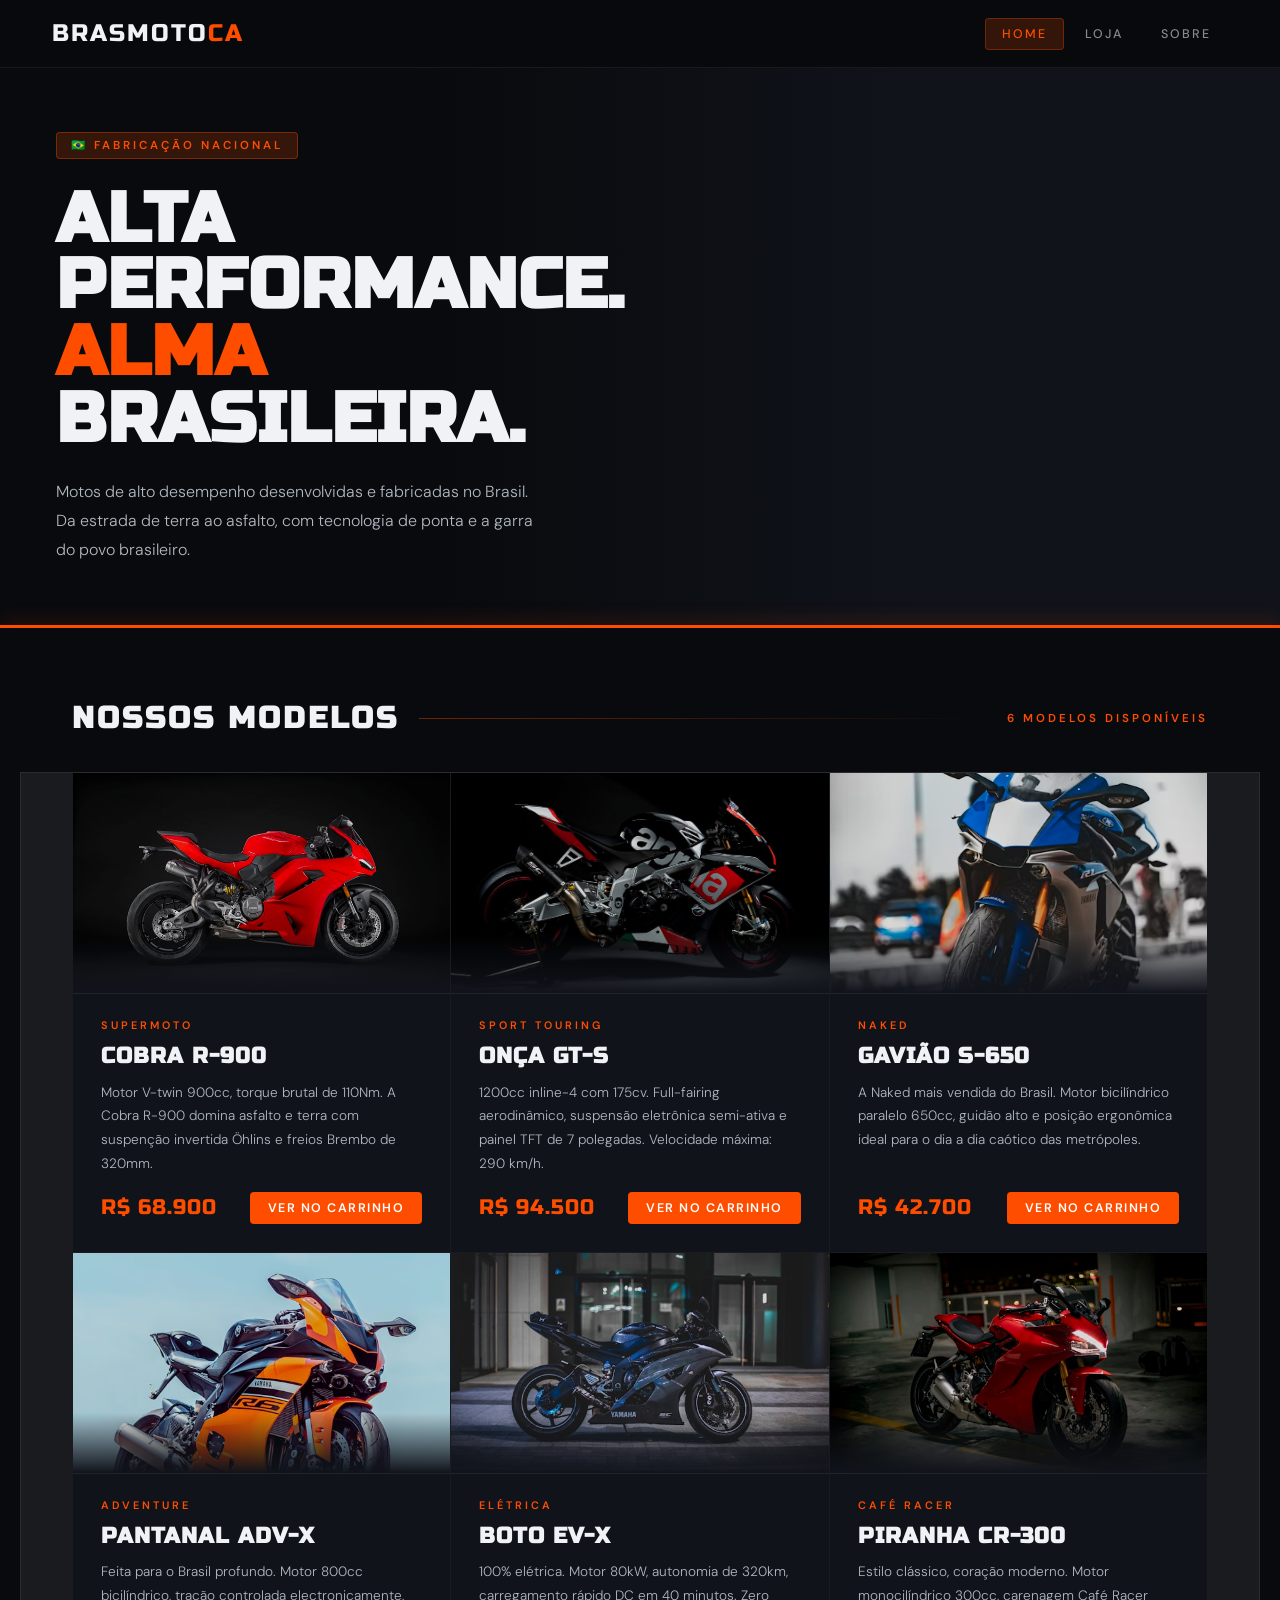
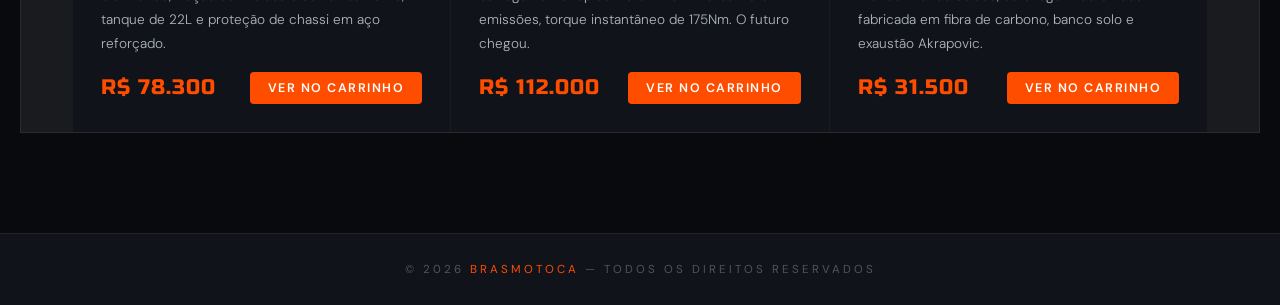
<file: index.html>
<!DOCTYPE html>
<html lang="pt-br">
<head>
    <meta charset="UTF-8">
    <meta name="viewport" content="width=device-width, initial-scale=1.0">
    <title>BrasMotoCA</title>
    <link rel="stylesheet" href="./src/css/estilo.css">
</head>
<body>

    <header>
        <span class="logo">BrasMoto<span>CA</span></span>
        <nav>
            <ul>
                <li><a href="./index.html" class="ativo">Home</a></li>
                <li><a href="./pages/loja.html">Loja</a></li>
                <li><a href="./pages/sobre.html">Sobre</a></li>
            </ul>
        </nav>
    </header>

    <main>
        <section class="hero">
            <div class="hero-bg"></div>
            <div class="hero-overlay"></div>
            <div class="hero-inner">
                <span class="hero-badge">🇧🇷 Fabricação Nacional</span>
                <h1>Alta<br>Performance.<br><em>Alma</em> Brasileira.</h1>
                <p>Motos de alto desempenho desenvolvidas e fabricadas no Brasil. Da estrada de terra ao asfalto, com tecnologia de ponta e a garra do povo brasileiro.</p>
            </div>
            <div class="hero-accent"></div>
        </section>

        
        <div class="section-header">
            <h2>Nossos Modelos</h2>
            <div class="linha-deco"></div>
            <span class="tag-laranja">6 modelos disponíveis</span>
        </div>

        <div id="produtos-container" class="produtos-grid"></div>

    </main>
    
    <footer>
        <p>&copy; 2026 <strong>BrasMotoCA</strong> — Todos os direitos reservados</p>
    </footer>

    <script src="./src/js/script.js"></script>
</body>
</html>
</file>
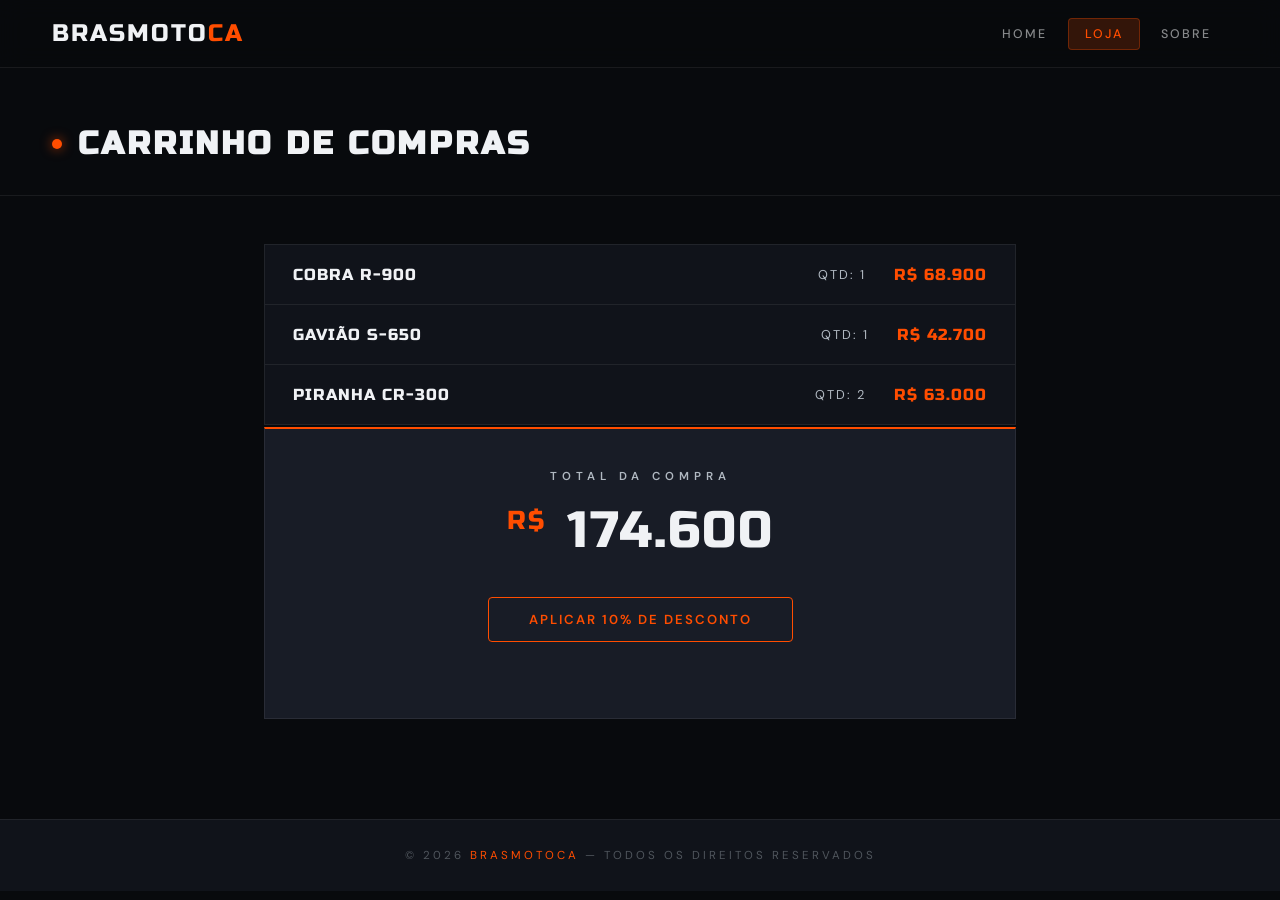
<file: loja.html>
<!DOCTYPE html>
<html lang="pt-br">
<head>
    <meta charset="UTF-8">
    <meta name="viewport" content="width=device-width, initial-scale=1.0">
    <title>BrasMotoCA | Carrinho de Compras</title>
    <link rel="stylesheet" href="../src/css/estilo.css">
</head>
<body>

    <header>
        <span class="logo">BrasMoto<span>CA</span></span>
        <nav>
            <ul>
                <li><a href="../index.html">Home</a></li>
                <li><a href="./loja.html" class="ativo">Loja</a></li>
                <li><a href="./sobre.html">Sobre</a></li>
            </ul>
        </nav>
    </header>

    <main>
        <div class="page-title">
            <div class="dot"></div>
            <h1>Carrinho de Compras</h1>
        </div>

        <div class="carrinho-wrapper">
            <ul id="carrinho-container" class="carrinho-lista"></ul>

            <div class="resumo-box">
                <h2>Total da Compra</h2>
                <span id="total-valor"></span>
                <button id="btn-desconto" class="btn-desconto">Aplicar 10% de Desconto</button>
                <p id="msg-desconto"></p>
            </div>
        </div>
    </main>

    <footer>
        <p>&copy; 2026 <strong>BrasMotoCA</strong> — Todos os direitos reservados</p>
    </footer>

    <script src="../src/js/script.js"></script>
    
</body>
</html>
</file>
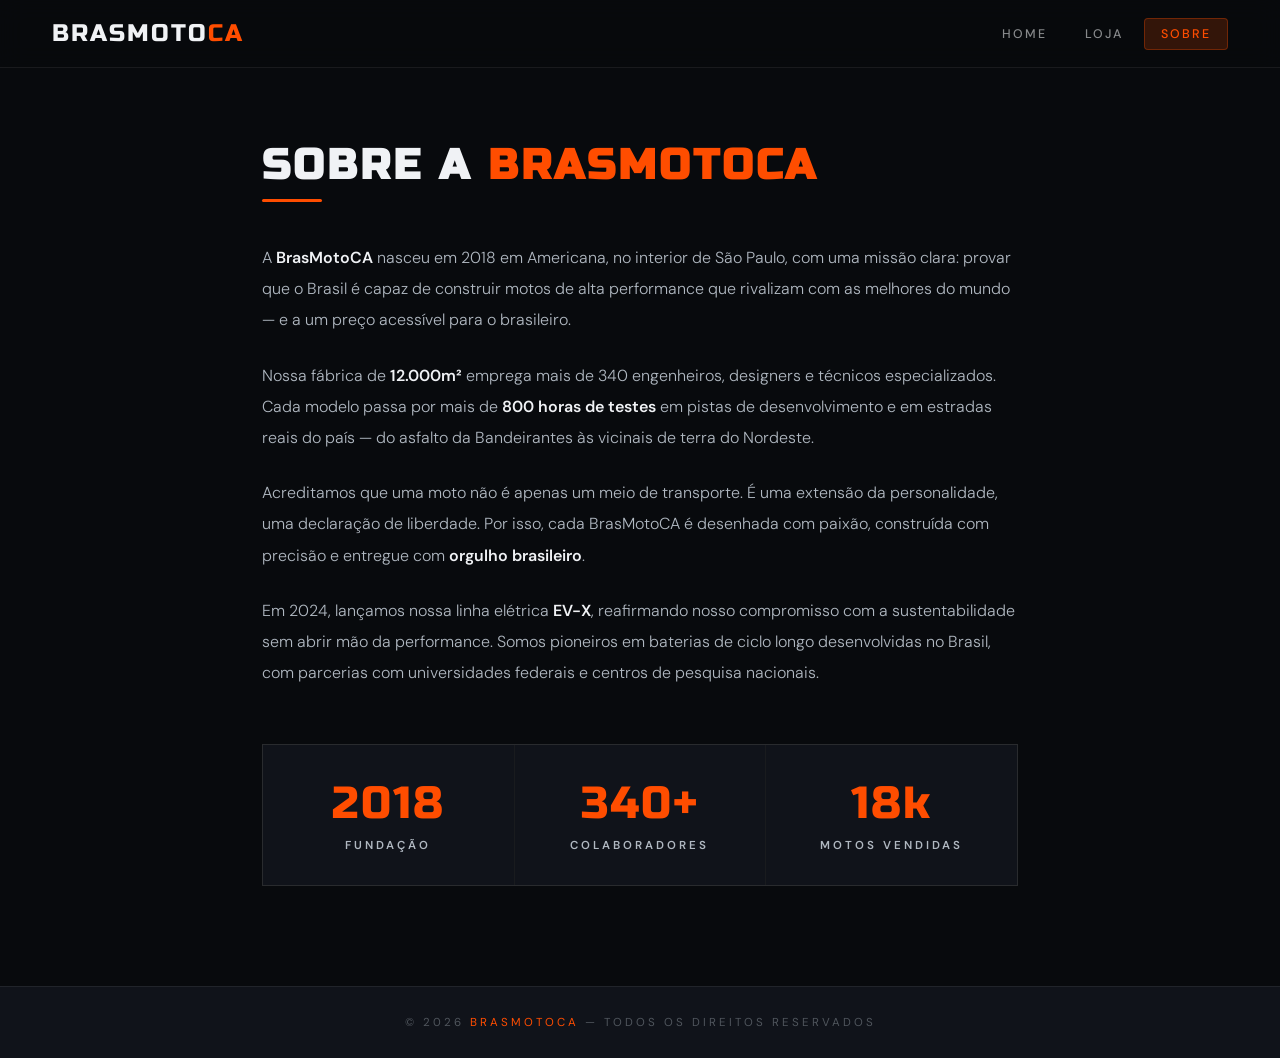
<file: sobre.html>
<!DOCTYPE html>
<html lang="pt-BR">
<head>
    <meta charset="UTF-8">
    <meta name="viewport" content="width=device-width, initial-scale=1.0">
    <title>BrasMotoCA | Sobre Nós</title>
    <link rel="stylesheet" href="../src/css/estilo.css">
</head>
<body>

    <header>
        <span class="logo">BrasMoto<span>CA</span></span>
        <nav>
            <ul>
                <li><a href="../index.html">Home</a></li>
                <li><a href="./loja.html">Loja</a></li>
                <li><a href="./sobre.html" class="ativo">Sobre</a></li>
            </ul>
        </nav>
    </header>

    <main>
        <div class="sobre-wrapper">
            <h1>Sobre a <span>BrasMotoCA</span></h1>
            <div class="sobre-divider"></div>

            <p>
                A <strong>BrasMotoCA</strong> nasceu em 2018 em Americana, no interior de São Paulo, com uma missão clara: provar que o Brasil é capaz de construir motos de alta performance que rivalizam com as melhores do mundo — e a um preço acessível para o brasileiro.
            </p>
            <p>
                Nossa fábrica de <strong>12.000m²</strong> emprega mais de 340 engenheiros, designers e técnicos especializados. Cada modelo passa por mais de <strong>800 horas de testes</strong> em pistas de desenvolvimento e em estradas reais do país — do asfalto da Bandeirantes às vicinais de terra do Nordeste.
            </p>
            <p>
                Acreditamos que uma moto não é apenas um meio de transporte. É uma extensão da personalidade, uma declaração de liberdade. Por isso, cada BrasMotoCA é desenhada com paixão, construída com precisão e entregue com <strong>orgulho brasileiro</strong>.
            </p>
            <p>
                Em 2024, lançamos nossa linha elétrica <strong>EV-X</strong>, reafirmando nosso compromisso com a sustentabilidade sem abrir mão da performance. Somos pioneiros em baterias de ciclo longo desenvolvidas no Brasil, com parcerias com universidades federais e centros de pesquisa nacionais.
            </p>

            <div class="sobre-stats">
                <div class="stat-item">
                    <span class="num">2018</span>
                    <span class="label">Fundação</span>
                </div>
                <div class="stat-item">
                    <span class="num">340+</span>
                    <span class="label">Colaboradores</span>
                </div>
                <div class="stat-item">
                    <span class="num">18k</span>
                    <span class="label">Motos vendidas</span>
                </div>
            </div>
        </div>
    </main>

    <footer>
        <p>&copy; 2026 <strong>BrasMotoCA</strong> — Todos os direitos reservados</p>
    </footer>

    <script src="../src/js/script.js"></script>
</body>
</html>
</file>
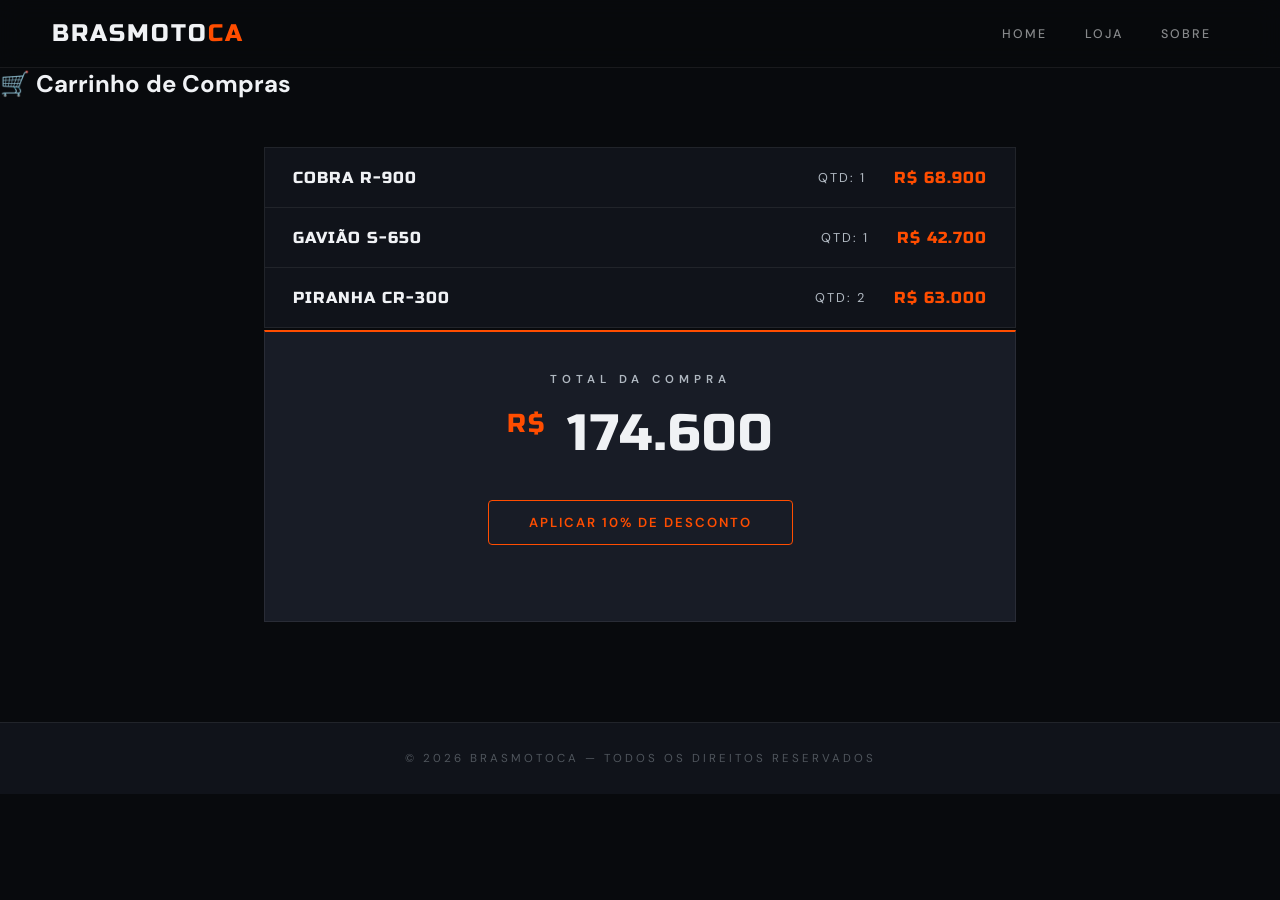
<file: pages/loja.html>
<!DOCTYPE html>
<html lang="pt-BR">
<head>
    <meta charset="UTF-8">
    <meta name="viewport" content="width=device-width, initial-scale=1.0">
    <title>BrasMotoCA | Carrinho</title>
    <link rel="stylesheet" href="../src/css/estilo.css">
</head>
<body>

    <header>
        <span class="logo">BrasMoto<span>CA</span></span>
        <nav>
            <ul>
                <li><a href="../index.html">Home</a></li>
                <li><a href="./loja.html">Loja</a></li>
                <li><a href="./sobre.html">Sobre</a></li>
            </ul>
        </nav>
    </header>

    <main>
        <h2 class="section-title">&#128722; Carrinho de Compras</h2>

        <div class="carrinho-wrapper">
            <ul id="carrinho-container" class="carrinho-lista"></ul>

            <div class="resumo-box">
                <h2>Total da Compra</h2>
                <span id="total-valor"></span>
                <button id="btn-desconto" class="btn-desconto">Aplicar 10% de Desconto</button>
                <p id="msg-desconto"></p>
            </div>
        </div>
    </main>

    <footer>
        <p>&copy; 2026 BrasMotoCA — Todos os direitos reservados</p>
    </footer>

    <script src="../src/js/script.js"></script>
</body>
</html>
</file>
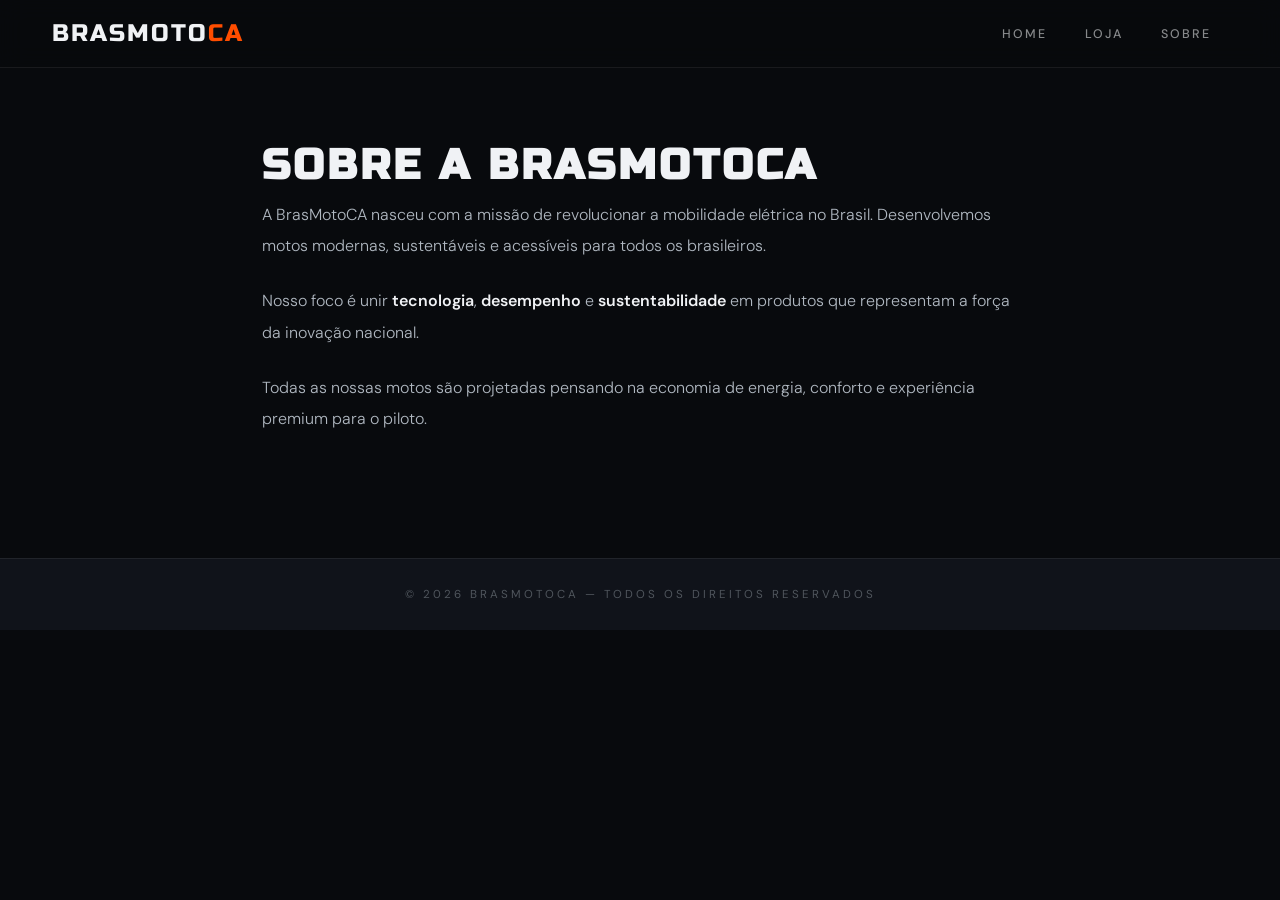
<file: pages/sobre.html>
<!DOCTYPE html>
<html lang="pt-BR">
<head>
    <meta charset="UTF-8">
    <meta name="viewport" content="width=device-width, initial-scale=1.0">
    <title>BrasMotoCA | Sobre</title>
    <link rel="stylesheet" href="../src/css/estilo.css">
</head>
<body>

<header>
    <span class="logo">BrasMoto<span>CA</span></span>

    <nav>
        <ul>
            <li><a href="../index.html">Home</a></li>
            <li><a href="./loja.html">Loja</a></li>
            <li><a href="./sobre.html">Sobre</a></li>
        </ul>
    </nav>
</header>

<main class="sobre-wrapper">

    <h1>Sobre a BrasMotoCA</h1>

    <p>
        A BrasMotoCA nasceu com a missão de revolucionar a mobilidade elétrica no Brasil.
        Desenvolvemos motos modernas, sustentáveis e acessíveis para todos os brasileiros.
    </p>

    <p>
        Nosso foco é unir <strong>tecnologia</strong>, <strong>desempenho</strong>
        e <strong>sustentabilidade</strong> em produtos que representam a força da inovação nacional.
    </p>

    <p>
        Todas as nossas motos são projetadas pensando na economia de energia,
        conforto e experiência premium para o piloto.
    </p>

</main>

<footer>
    <p>&copy; 2026 BrasMotoCA — Todos os direitos reservados</p>
</footer>

<script src="../src/js/script.js"></script>

</body>
</html>
</file>
<file: src/css/estilo.css>
@import url('https://fonts.googleapis.com/css2?family=Russo+One&family=DM+Sans:wght@300;400;500;600&display=swap');

:root {
    --laranja: #ff4d00;
    --laranja-escuro: #c23a00;
    --laranja-glow: rgba(255, 77, 0, 0.18);
    --cinza-aco: #b0b8c1;
    --branco: #f0f2f5;
    --preto: #080a0d;
    --preto-2: #10131a;
    --preto-3: #181c26;
    --preto-4: #222736;
    --linha: rgba(255,255,255,0.07);
    --fonte-display: 'Russo One', sans-serif;
    --fonte: 'DM Sans', sans-serif;
    --raio: 4px;
}

* { margin: 0; padding: 0; box-sizing: border-box; }

html { scroll-behavior: smooth; }

body {
    font-family: var(--fonte);
    background-color: var(--preto);
    color: var(--branco);
    min-height: 100vh;
}

::-webkit-scrollbar { width: 6px; }
::-webkit-scrollbar-track { background: var(--preto-2); }
::-webkit-scrollbar-thumb { background: var(--laranja); border-radius: 3px; }

header {
    background-color: rgba(8,10,13,0.92);
    backdrop-filter: blur(12px);
    -webkit-backdrop-filter: blur(12px);
    border-bottom: 1px solid var(--linha);
    padding: 0 52px;
    height: 68px;
    display: flex;
    align-items: center;
    justify-content: space-between;
    position: sticky;
    top: 0;
    z-index: 100;
}

.logo {
    font-family: var(--fonte-display);
    font-size: 1.5rem;
    letter-spacing: 2px;
    color: var(--branco);
    text-transform: uppercase;
}

.logo span { color: var(--laranja); }

nav ul { list-style: none; display: flex; gap: 4px; }

nav ul li a {
    text-decoration: none;
    color: rgba(240,242,245,0.55);
    font-weight: 500;
    font-size: 0.78rem;
    text-transform: uppercase;
    letter-spacing: 2px;
    padding: 7px 16px;
    border-radius: var(--raio);
    border: 1px solid transparent;
    transition: all 0.2s;
    display: block;
}


nav ul li a:hover,
nav ul li a.ativo {
    color: var(--laranja);
    border-color: rgba(255,77,0,0.3);
    background: var(--laranja-glow);
}

/* ===== HERO ===== */
.hero {
    position: relative;
    overflow: hidden;
    height: 560px;
    display: flex;
    align-items: center;
    background: var(--preto-2);
}

.hero-bg {
    position: absolute;
    inset: 0;
    background-image: url('https://images.unsplash.com/photo-1558981806-ec527fa84c39?w=1400&q=80');
    background-size: cover;
    background-position: center 30%;
    filter: brightness(0.22) saturate(1.4);
}

.hero-overlay {
    position: absolute;
    inset: 0;
    background: linear-gradient(90deg, var(--preto) 32%, transparent 72%);
}

.hero-accent {
    position: absolute;
    bottom: 0;
    left: 0;
    right: 0;
    height: 3px;
    background: var(--laranja);
    box-shadow: 0 0 20px rgba(255,77,0,0.6);
}

.hero-inner {
    position: relative;
    z-index: 2;
    padding: 0 56px;
    max-width: 640px;
}

.hero-badge {
    display: inline-flex;
    align-items: center;
    gap: 8px;
    background: var(--laranja-glow);
    border: 1px solid rgba(255,77,0,0.35);
    color: var(--laranja);
    font-size: 0.72rem;
    font-weight: 600;
    letter-spacing: 3px;
    text-transform: uppercase;
    padding: 5px 14px;
    border-radius: var(--raio);
    margin-bottom: 28px;
}

.hero h1 {
    font-family: var(--fonte-display);
    font-size: 4.4rem;
    line-height: 0.95;
    letter-spacing: 1px;
    color: var(--branco);
    margin-bottom: 24px;
    text-transform: uppercase;
}

.hero h1 em {
    font-style: normal;
    color: var(--laranja);
}

.hero p {
    font-size: 1rem;
    color: var(--cinza-aco);
    line-height: 1.8;
    font-weight: 300;
    max-width: 480px;
}

.section-header {
    display: flex;
    align-items: center;
    gap: 20px;
    padding: 72px 52px 36px;
    max-width: 1240px;
    margin: 0 auto;
}

.section-header h2 {
    font-family: var(--fonte-display);
    font-size: 1.9rem;
    letter-spacing: 3px;
    color: var(--branco);
    text-transform: uppercase;
}

.section-header .linha-deco {
    flex: 1;
    height: 1px;
    background: linear-gradient(90deg, rgba(255,77,0,0.4), transparent);
}

.section-header .tag-laranja {
    font-size: 0.72rem;
    font-weight: 600;
    color: var(--laranja);
    letter-spacing: 3px;
    text-transform: uppercase;
}

/* ===== CARDS GRID ===== */
.produtos-grid {
    display: grid;
    grid-template-columns: repeat(auto-fill, minmax(300px, 1fr));
    gap: 1px;
    background: var(--linha);
    max-width: 1240px;
    margin: 0 auto 100px;
    padding: 0 52px;
    border: 1px solid var(--linha);
}

.card {
    background-color: var(--preto-2);
    overflow: hidden;
    display: flex;
    flex-direction: column;
    transition: background 0.25s;
    cursor: pointer;
    position: relative;
}

.card:hover { background-color: var(--preto-3); }

.card-img-wrap {
    overflow: hidden;
    height: 220px;
    position: relative;
}

.card-img-wrap::after {
    content: '';
    position: absolute;
    bottom: 0; left: 0; right: 0;
    height: 60px;
    background: linear-gradient(transparent, var(--preto-2));
    transition: background 0.25s;
}

.card:hover .card-img-wrap::after {
    background: linear-gradient(transparent, var(--preto-3));
}

.card img {
    width: 100%;
    height: 100%;
    object-fit: cover;
    display: block;
    transition: transform 0.5s, filter 0.3s;
    filter: brightness(0.85) saturate(1.2);
}

.card:hover img {
    transform: scale(1.06);
    filter: brightness(1) saturate(1.4);
}

.card-info {
    padding: 24px 28px 28px;
    display: flex;
    flex-direction: column;
    gap: 12px;
    flex: 1;
    border-top: 1px solid var(--linha);
}

.card-cat {
    font-size: 0.68rem;
    font-weight: 600;
    color: var(--laranja);
    letter-spacing: 3px;
    text-transform: uppercase;
}

.card-info h3 {
    font-family: var(--fonte-display);
    font-size: 1.4rem;
    letter-spacing: 1px;
    color: var(--branco);
    text-transform: uppercase;
    line-height: 1.1;
}

.card-info p {
    font-size: 0.85rem;
    color: var(--cinza-aco);
    line-height: 1.75;
    font-weight: 300;
    flex: 1;
}

.card-footer {
    display: flex;
    align-items: center;
    justify-content: space-between;
    margin-top: 4px;
}

.preco {
    font-family: var(--fonte-display);
    font-size: 1.3rem;
    color: var(--laranja);
    letter-spacing: 1px;
}

.btn-card {
    background: var(--laranja);
    color: #fff;
    border: none;
    padding: 8px 18px;
    font-family: var(--fonte);
    font-size: 0.78rem;
    font-weight: 600;
    letter-spacing: 1.5px;
    text-transform: uppercase;
    border-radius: var(--raio);
    cursor: pointer;
    transition: background 0.2s, transform 0.15s;
    text-decoration: none;
    display: inline-block;
}

.btn-card:hover {
    background: var(--laranja-escuro);
    transform: translateY(-1px);
}

.page-title {
    display: flex;
    align-items: center;
    gap: 16px;
    padding: 56px 52px 32px;
    border-bottom: 1px solid var(--linha);
    margin-bottom: 0;
}

.page-title h1 {
    font-family: var(--fonte-display);
    font-size: 2rem;
    letter-spacing: 3px;
    text-transform: uppercase;
    color: var(--branco);
}

.page-title .dot {
    width: 10px;
    height: 10px;
    background: var(--laranja);
    border-radius: 50%;
    box-shadow: 0 0 12px rgba(255,77,0,0.7);
}

.carrinho-wrapper {
    max-width: 800px;
    margin: 0 auto;
    padding: 48px 24px 100px;
}

.carrinho-lista {
    list-style: none;
    border: 1px solid var(--linha);
    background: var(--preto-2);
    overflow: hidden;
    margin-bottom: 2px;
}

.carrinho-item {
    display: flex;
    justify-content: space-between;
    align-items: center;
    padding: 20px 28px;
    border-bottom: 1px solid var(--linha);
    transition: background 0.2s;
}

.carrinho-item:last-child { border-bottom: none; }
.carrinho-item:hover { background: var(--preto-3); }

.item-nome {
    font-family: var(--fonte-display);
    font-size: 1rem;
    letter-spacing: 1px;
    text-transform: uppercase;
    flex: 1;
    color: var(--branco);
}

.item-qtd {
    color: var(--cinza-aco);
    margin: 0 28px;
    font-size: 0.8rem;
    letter-spacing: 2px;
    font-weight: 400;
}

.item-preco {
    font-family: var(--fonte-display);
    color: var(--laranja);
    font-size: 1rem;
    letter-spacing: 1px;
}

.resumo-box {
    background: var(--preto-3);
    border: 1px solid var(--linha);
    border-top: 2px solid var(--laranja);
    padding: 40px 48px;
    text-align: center;
}

.resumo-box h2 {
    font-family: var(--fonte);
    font-size: 0.72rem;
    font-weight: 600;
    color: var(--cinza-aco);
    text-transform: uppercase;
    letter-spacing: 5px;
    margin-bottom: 16px;
}

#total-valor {
    font-family: var(--fonte-display);
    font-size: 3.2rem;
    color: var(--branco);
    display: block;
    margin-bottom: 36px;
    letter-spacing: 2px;
}

#total-valor span {
    color: var(--laranja);
    font-size: 1.6rem;
    vertical-align: super;
    margin-right: 4px;
}

.btn-desconto {
    background: transparent;
    color: var(--laranja);
    border: 1px solid var(--laranja);
    padding: 13px 40px;
    font-family: var(--fonte);
    font-size: 0.82rem;
    font-weight: 600;
    letter-spacing: 2px;
    cursor: pointer;
    text-transform: uppercase;
    border-radius: var(--raio);
    transition: background 0.2s, color 0.2s, transform 0.15s;
}

.btn-desconto:hover:not(:disabled) {
    background: var(--laranja);
    color: #fff;
    transform: translateY(-2px);
}

.btn-desconto:disabled {
    border-color: #333;
    color: #444;
    cursor: default;
}

#msg-desconto {
    margin-top: 16px;
    font-size: 0.8rem;
    color: #4cdb7a;
    font-weight: 500;
    letter-spacing: 2px;
    text-transform: uppercase;
    min-height: 20px;
}

.sobre-wrapper {
    max-width: 860px;
    margin: 0 auto;
    padding: 72px 52px 100px;
}

.sobre-wrapper h1 {
    font-family: var(--fonte-display);
    font-size: 2.6rem;
    color: var(--branco);
    text-transform: uppercase;
    letter-spacing: 3px;
    margin-bottom: 8px;
}

.sobre-wrapper h1 span { color: var(--laranja); }

.sobre-divider {
    width: 60px;
    height: 3px;
    background: var(--laranja);
    margin-bottom: 40px;
    border-radius: 2px;
}

.sobre-wrapper p {
    font-size: 1rem;
    color: var(--cinza-aco);
    line-height: 1.95;
    margin-bottom: 24px;
    font-weight: 300;
}

.sobre-wrapper strong {
    color: var(--branco);
    font-weight: 600;
}

.sobre-stats {
    display: grid;
    grid-template-columns: repeat(3, 1fr);
    gap: 1px;
    background: var(--linha);
    border: 1px solid var(--linha);
    margin-top: 56px;
}

.stat-item {
    background: var(--preto-2);
    padding: 32px 28px;
    text-align: center;
}

.stat-item .num {
    font-family: var(--fonte-display);
    font-size: 2.8rem;
    color: var(--laranja);
    display: block;
    letter-spacing: 2px;
}

.stat-item .label {
    font-size: 0.72rem;
    font-weight: 600;
    color: var(--cinza-aco);
    text-transform: uppercase;
    letter-spacing: 3px;
    margin-top: 8px;
    display: block;
}

footer {
    text-align: center;
    padding: 28px;
    background-color: var(--preto-2);
    border-top: 1px solid var(--linha);
    color: rgba(176,184,193,0.4);
    font-size: 0.72rem;
    letter-spacing: 3px;
    text-transform: uppercase;
}

footer strong { color: var(--laranja); font-weight: 400; }
</file>
